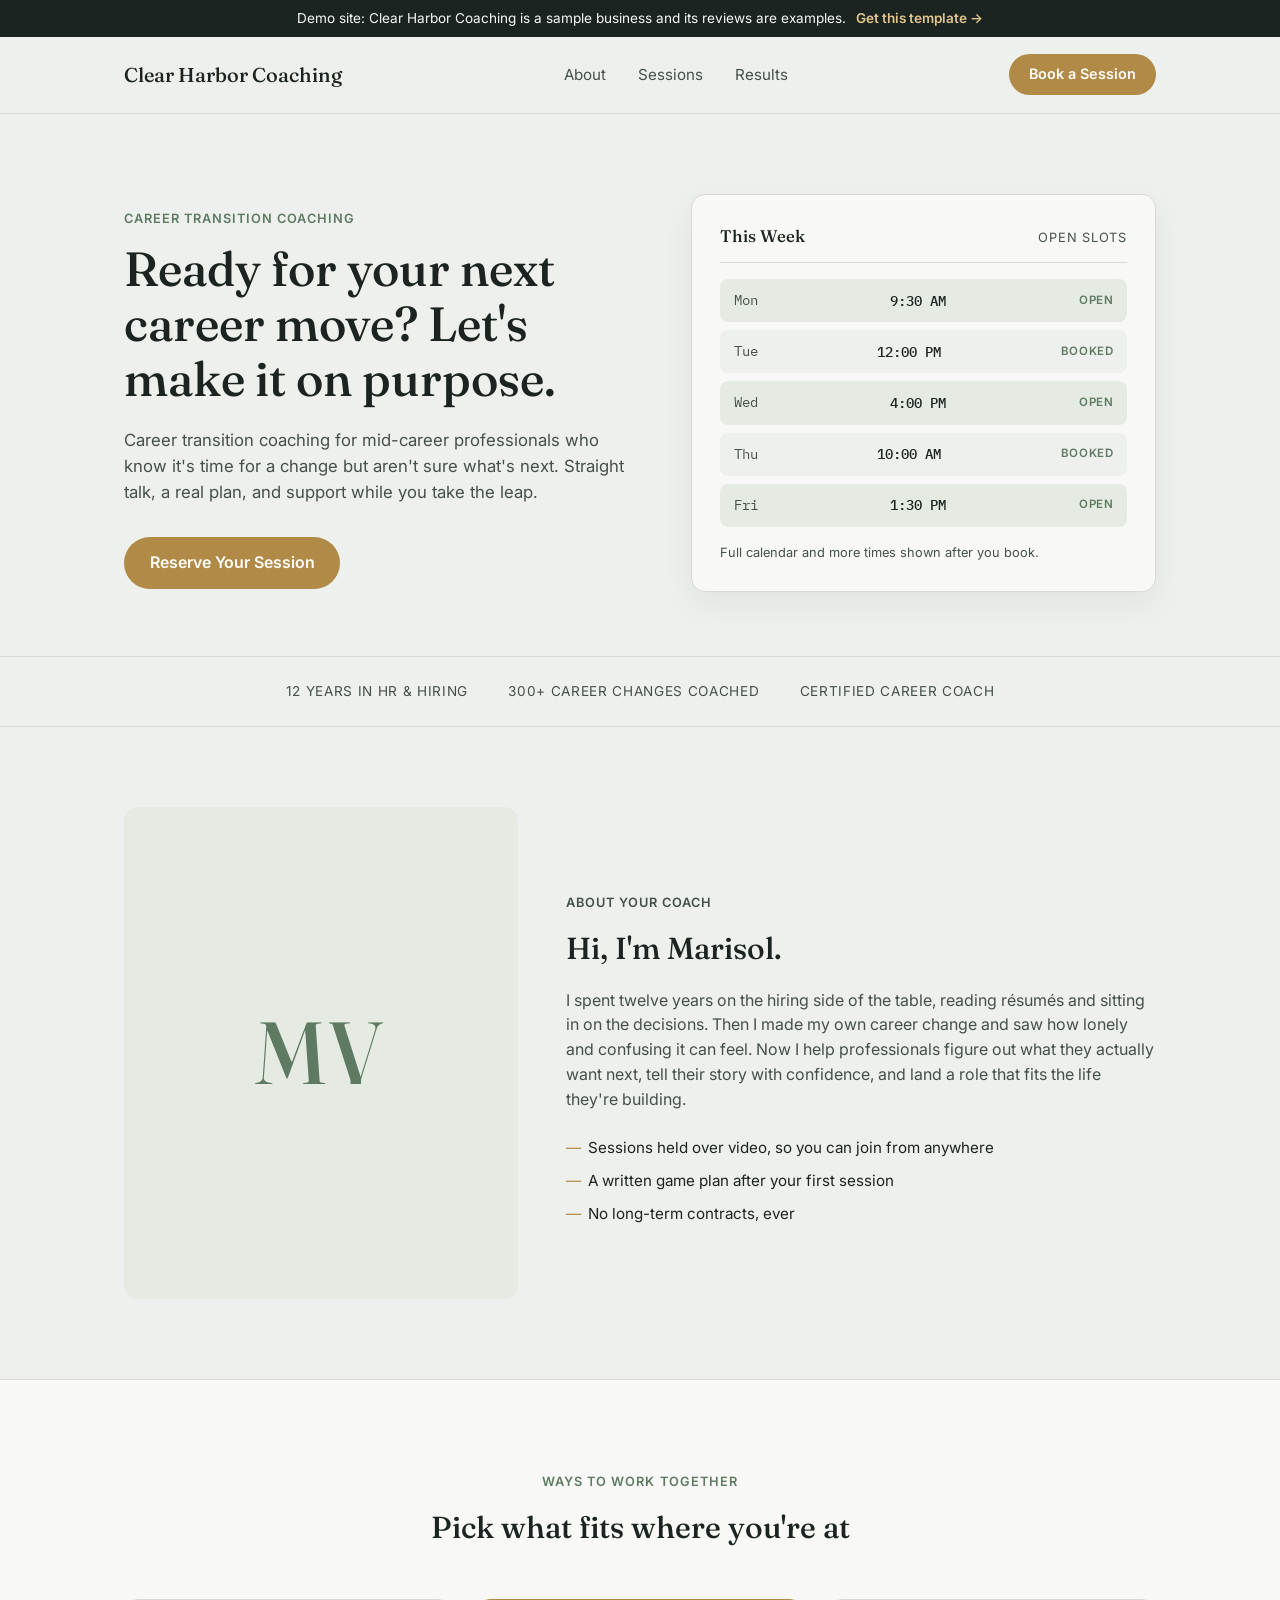
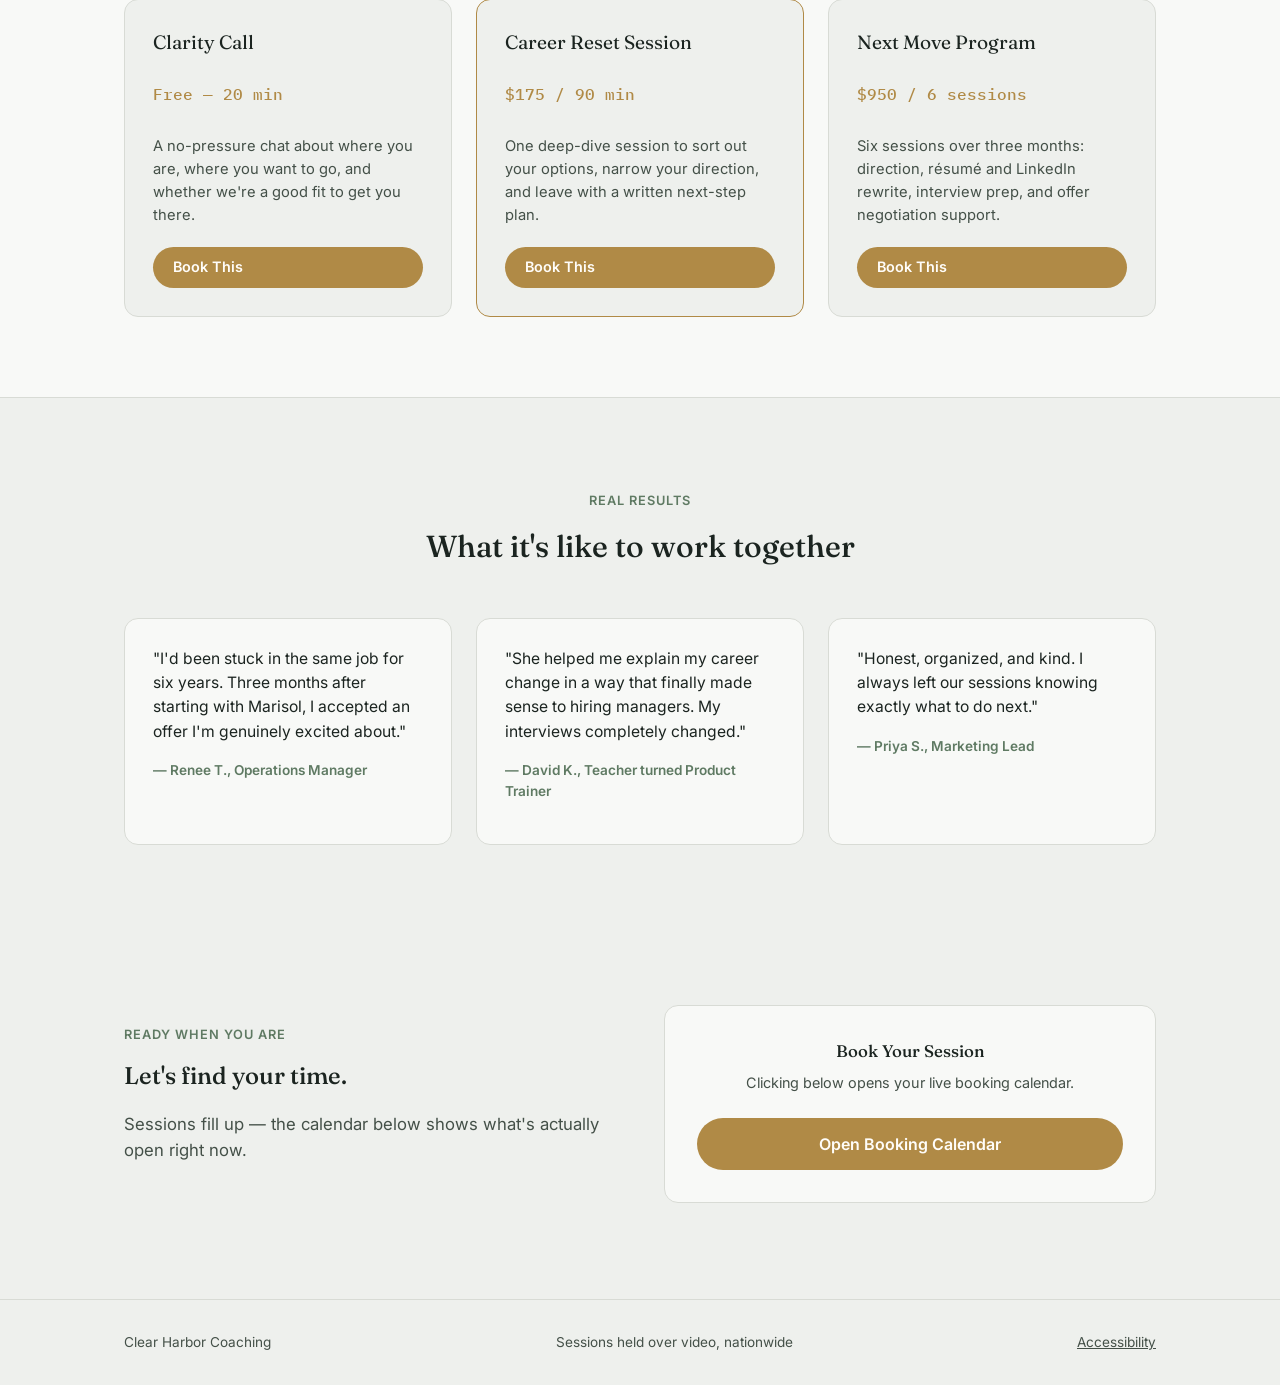
<file: index.html>
<!DOCTYPE html>
<html lang="en">
<head>
<meta charset="UTF-8">
<meta name="viewport" content="width=device-width, initial-scale=1.0">
<title>Clear Harbor Coaching — Career Transition Coaching</title>
<meta name="description" content="Career transition coaching for mid-career professionals. Book a free 20-minute clarity call with Marisol at Clear Harbor Coaching.">
<meta name="robots" content="noindex">
<link rel="preconnect" href="https://fonts.googleapis.com">
<link href="https://fonts.googleapis.com/css2?family=Fraunces:opsz,wght@9..144,400;9..144,500;9..144,600&family=Inter:wght@400;500;600&family=IBM+Plex+Mono:wght@400;500&display=swap" rel="stylesheet">
<link rel="stylesheet" href="style.css">
</head>
<body>

<div class="demo-bar">Demo site: Clear Harbor Coaching is a sample business and its reviews are examples. <a href="https://payhip.com/b/184kI">Get this template &rarr;</a></div>

<header class="site-header">
  <div class="wrap header-row">
    <span class="brand" id="brand-name">Clear Harbor Coaching</span>
    <nav class="nav">
      <a href="#about">About</a>
      <a href="#services">Sessions</a>
      <a href="#testimonials">Results</a>
    </nav>
    <a href="#booking" class="btn btn-brass btn-small">Book a Session</a>
  </div>
</header>

<main>

  <!-- HERO: The Session Ledger -->
  <section class="hero">
    <div class="wrap hero-grid">
      <div class="hero-copy">
        <p class="eyebrow">Career Transition Coaching</p>
        <h1>Your next breakthrough starts with one session.</h1>
        <p class="hero-sub" id="hero-subtext">I help driven people get unstuck and move forward with clarity — no fluff, just a plan that works.</p>
        <a href="#booking" class="btn btn-brass">Reserve Your Session</a>
      </div>

      <div class="ledger" aria-label="This week's available sessions">
        <div class="ledger-head">
          <span class="ledger-title">This Week</span>
          <span class="ledger-sub">Open Slots</span>
        </div>
        <div class="ledger-strip" id="ledger-strip">
          <!-- populated by app.js from CONFIG.availability -->
        </div>
        <p class="ledger-note">Full calendar and more times shown after you book.</p>
      </div>
    </div>
  </section>

  <!-- TRUST STRIP -->
  <section class="trust-strip">
    <div class="wrap trust-row" id="trust-row">
      <!-- populated by app.js from CONFIG.credentials -->
    </div>
  </section>

  <!-- ABOUT -->
  <section id="about" class="about">
    <div class="wrap about-grid">
      <div class="about-photo" id="about-photo">
        <span class="photo-monogram" aria-label="Marisol, Clear Harbor Coaching">MV</span>
      </div>
      <div class="about-copy">
        <p class="eyebrow">About Your Coach</p>
        <h2 id="about-heading">A little about how I work</h2>
        <p id="about-body">Replace this with your own story — what led you here, who you help, and why your approach gets results. Two or three honest sentences work better than a long bio.</p>
        <ul class="about-facts" id="about-facts">
          <!-- populated by app.js from CONFIG.aboutFacts -->
        </ul>
      </div>
    </div>
  </section>

  <!-- SERVICES -->
  <section id="services" class="services">
    <div class="wrap">
      <p class="eyebrow center">Ways to Work Together</p>
      <h2 class="center">Pick what fits where you're at</h2>
      <div class="service-grid" id="service-grid">
        <!-- populated by app.js from CONFIG.services -->
      </div>
    </div>
  </section>

  <!-- TESTIMONIALS -->
  <section id="testimonials" class="testimonials">
    <div class="wrap">
      <p class="eyebrow center">Real Results</p>
      <h2 class="center">What it's like to work together</h2>
      <div class="testimonial-grid" id="testimonial-grid">
        <!-- populated by app.js from CONFIG.testimonials -->
      </div>
    </div>
  </section>

  <!-- BOOKING -->
  <section id="booking" class="booking">
    <div class="wrap booking-grid">
      <div>
        <p class="eyebrow">Ready When You Are</p>
        <h2>Let's find your time.</h2>
        <p class="hero-sub">Sessions fill up — the calendar below shows what's actually open right now.</p>
      </div>
      <div class="booking-card">
        <p class="ledger-title">Book Your Session</p>
        <p class="booking-note">Clicking below opens your live booking calendar.</p>
        <!-- CLIENT ACTION REQUIRED: replace # with your Calendly / Cal.com / booking link -->
        <a href="#" id="booking-link" class="btn btn-brass btn-wide">Open Booking Calendar</a>
      </div>
    </div>
  </section>

</main>

<footer class="site-footer">
  <div class="wrap footer-row">
    <span id="footer-name">Clear Harbor Coaching</span>
    <span class="footer-muted">Sessions held over video, nationwide</span>
    <a class="footer-muted" href="accessibility.html">Accessibility</a>
  </div>
</footer>

<script src="app.js"></script>
</body>
</html>
</file>
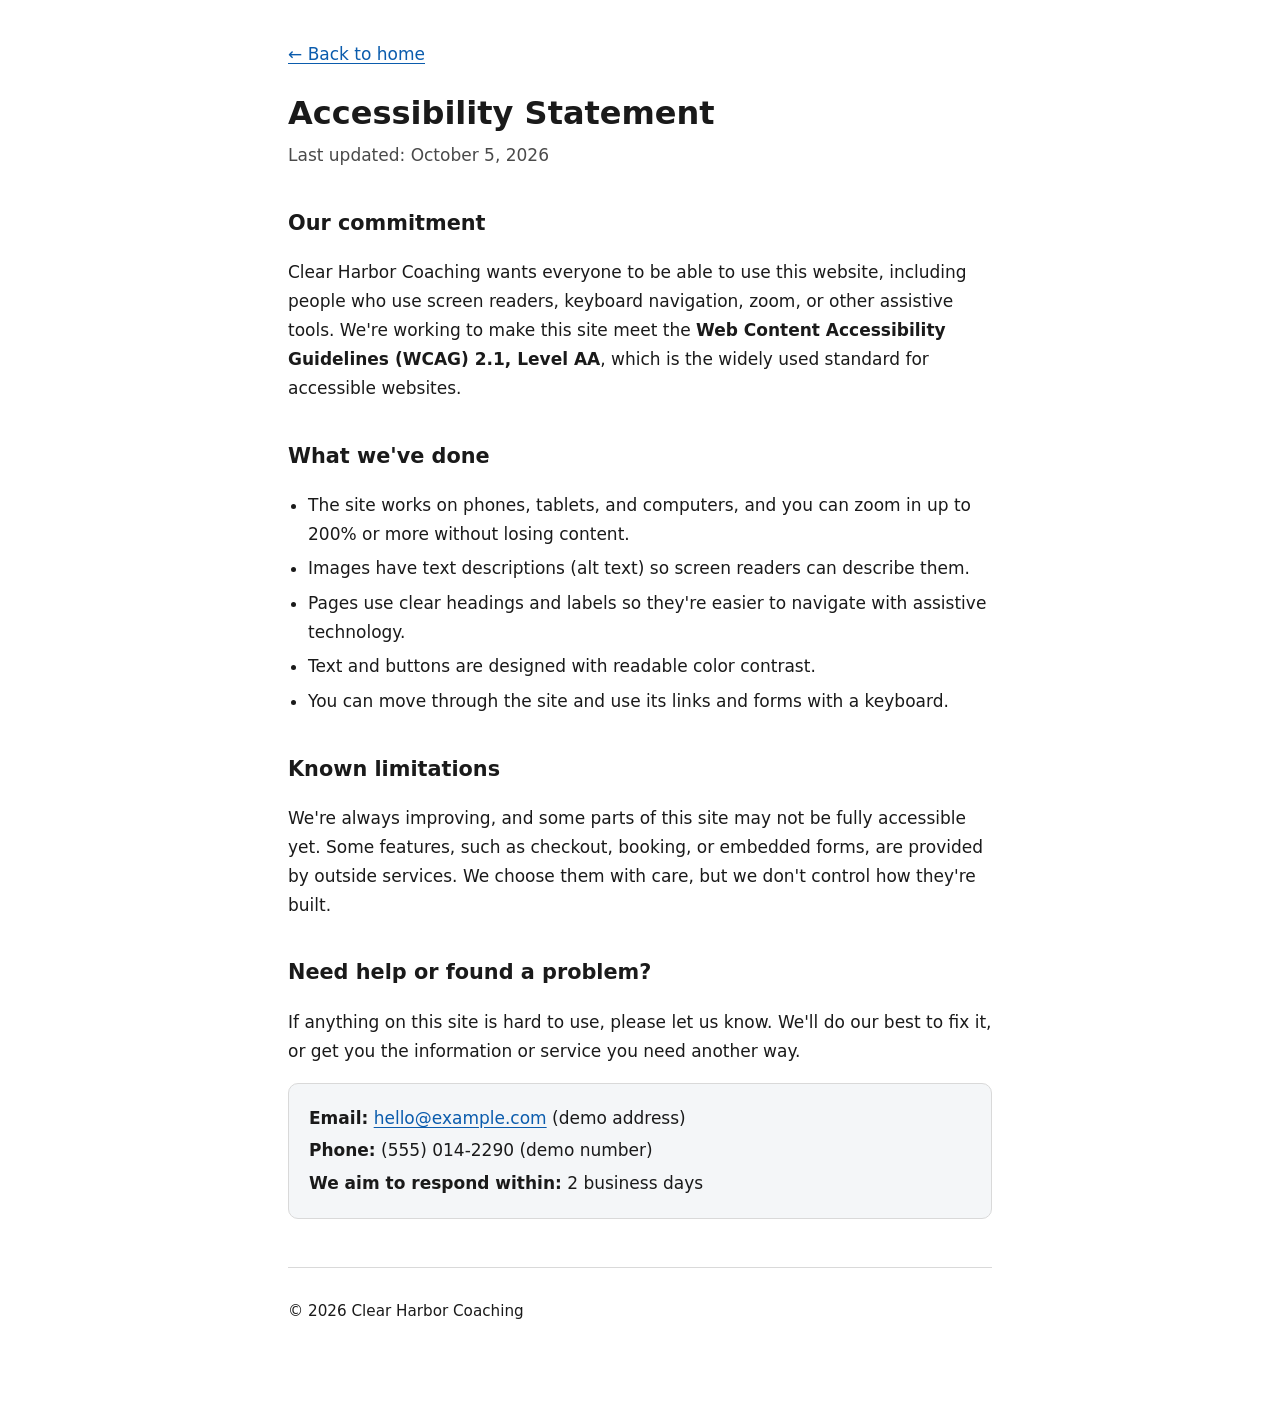
<file: accessibility.html>
<!DOCTYPE html>
<html lang="en">
<head>
  <meta name="robots" content="noindex">
  <meta charset="UTF-8">
  <meta name="viewport" content="width=device-width, initial-scale=1.0">
  <title>Accessibility Statement | Clear Harbor Coaching</title>
  <meta name="description" content="Accessibility statement for Clear Harbor Coaching: our commitment, what we've done, and how to reach us if anything on this site is hard to use.">
  <style>
    :root {
      --bg: #ffffff;
      --text: #1a1a1a;
      --muted: #4a4a4a;
      --accent: #0b5cad;
      --line: #d9d9d9;
      --box: #f4f6f8;
    }
    @media (prefers-color-scheme: dark) {
      :root {
        --bg: #121212;
        --text: #f2f2f2;
        --muted: #c8c8c8;
        --accent: #7cb8ff;
        --line: #3a3a3a;
        --box: #1e1e1e;
      }
    }
    * { box-sizing: border-box; }
    body {
      margin: 0;
      background: var(--bg);
      color: var(--text);
      font-family: system-ui, -apple-system, "Segoe UI", Roboto, Arial, sans-serif;
      font-size: 1.0625rem;
      line-height: 1.7;
    }
    .skip-link {
      position: absolute;
      left: -999px;
      top: 0;
      background: var(--accent);
      color: var(--bg);
      padding: 0.5rem 1rem;
      z-index: 10;
    }
    .skip-link:focus { left: 1rem; top: 1rem; }
    main {
      max-width: 46rem;
      margin: 0 auto;
      padding: 2.5rem 1rem 4rem;
    }
    h1 { font-size: 2rem; line-height: 1.25; margin: 0 0 0.5rem; }
    h2 { font-size: 1.3rem; margin: 2.25rem 0 0.5rem; }
    p, li { color: var(--text); }
    .updated { color: var(--muted); margin-top: 0; }
    ul { padding-left: 1.25rem; }
    li { margin-bottom: 0.35rem; }
    a { color: var(--accent); text-underline-offset: 3px; }
    a:focus-visible, .back:focus-visible {
      outline: 3px solid var(--accent);
      outline-offset: 3px;
    }
    .contact {
      background: var(--box);
      border: 1px solid var(--line);
      border-radius: 10px;
      padding: 1rem 1.25rem;
    }
    .contact p { margin: 0.25rem 0; }
    .back { display: inline-block; margin-bottom: 1.5rem; }
    footer {
      border-top: 1px solid var(--line);
      margin-top: 3rem;
      padding-top: 1rem;
      color: var(--muted);
      font-size: 0.95rem;
    }
  </style>
</head>
<body>
  <a class="skip-link" href="#content">Skip to main content</a>

  <main id="content">
    <a class="back" href="index.html">&larr; Back to home</a>

    <h1>Accessibility Statement</h1>
    <!-- EDIT ME: update this date whenever you review or change your site -->
    <p class="updated">Last updated: October 5, 2026</p>

    <h2>Our commitment</h2>
    <p>Clear Harbor Coaching wants everyone to be able to use this website, including people who use screen readers, keyboard navigation, zoom, or other assistive tools. We're working to make this site meet the <strong>Web Content Accessibility Guidelines (WCAG) 2.1, Level AA</strong>, which is the widely used standard for accessible websites.</p>

    <h2>What we've done</h2>
    <ul>
      <li>The site works on phones, tablets, and computers, and you can zoom in up to 200% or more without losing content.</li>
      <li>Images have text descriptions (alt text) so screen readers can describe them.</li>
      <li>Pages use clear headings and labels so they're easier to navigate with assistive technology.</li>
      <li>Text and buttons are designed with readable color contrast.</li>
      <li>You can move through the site and use its links and forms with a keyboard.</li>
    </ul>

    <h2>Known limitations</h2>
    <p>We're always improving, and some parts of this site may not be fully accessible yet. Some features, such as checkout, booking, or embedded forms, are provided by outside services. We choose them with care, but we don't control how they're built.</p>
    <!-- EDIT ME (optional): list anything you know isn't fully accessible yet, for example:
         "Some older product photos don't have detailed descriptions yet." -->

    <h2>Need help or found a problem?</h2>
    <p>If anything on this site is hard to use, please let us know. We'll do our best to fix it, or get you the information or service you need another way.</p>
    <div class="contact">
      <!-- EDIT ME: add your real contact details. Remove any line you don't use. -->
      <p><strong>Email:</strong> <a href="mailto:hello@example.com">hello@example.com</a> (demo address)</p>
      <p><strong>Phone:</strong> (555) 014-2290 (demo number)</p>
      <p><strong>We aim to respond within:</strong> 2 business days</p>
    </div>

    <footer>
      <p>&copy; 2026 Clear Harbor Coaching</p>
    </footer>
  </main>
</body>
</html>
</file>
<file: style.css>
/* =========================================================================
   COACH & CONSULTANT BOOKING TEMPLATE
   Palette: ink / paper / brass / sage — a "session ledger" aesthetic
   ========================================================================= */

:root {
    --ink: #1B2420;
    --ink-soft: #445048;
    --paper: #EEF0ED;
    --paper-raised: #F8F9F7;
    --brass: #B08A46;
    --brass-hover: #96702F;
    --sage: #5F7A63;
    --sage-soft: #E5EBE3;
    --line: #D8DBD5;
    --radius: 14px;
}

* { box-sizing: border-box; }

body {
    margin: 0;
    background: var(--paper);
    color: var(--ink);
    font-family: 'Inter', -apple-system, BlinkMacSystemFont, sans-serif;
    line-height: 1.55;
    -webkit-font-smoothing: antialiased;
}

h1, h2, .brand, .ledger-title {
    font-family: 'Fraunces', Georgia, serif;
    font-weight: 500;
    color: var(--ink);
    margin: 0;
}

.mono, .ledger-day, .ledger-time { font-family: 'IBM Plex Mono', monospace; }

.wrap {
    max-width: 1080px;
    margin: 0 auto;
    padding: 0 24px;
}

a { color: inherit; }

/* --- Header --- */
.site-header {
    position: sticky;
    top: 0;
    background: rgba(238, 240, 237, 0.92);
    backdrop-filter: blur(8px);
    border-bottom: 1px solid var(--line);
    z-index: 10;
}

.header-row {
    display: flex;
    align-items: center;
    justify-content: space-between;
    height: 76px;
}

.brand { font-size: 1.25rem; }

.nav { display: flex; gap: 2rem; }
.nav a {
    text-decoration: none;
    font-size: 0.95rem;
    color: var(--ink-soft);
    transition: color 0.2s ease;
}
.nav a:hover { color: var(--ink); }

/* --- Buttons --- */
.btn {
    display: inline-block;
    text-decoration: none;
    font-weight: 600;
    border-radius: 999px;
    padding: 0.85rem 1.6rem;
    transition: background-color 0.2s ease, transform 0.1s ease;
}
.btn-brass { background: var(--brass); color: #FFFDF9; }
.btn-brass:hover { background: var(--brass-hover); }
.btn-brass:active { transform: scale(0.98); }
.btn:focus-visible { outline: 2px solid var(--brass); outline-offset: 3px; }
.btn-small { padding: 0.6rem 1.25rem; font-size: 0.9rem; }
.btn-wide { display: block; text-align: center; width: 100%; }

/* --- Hero --- */
.hero { padding: 5rem 0 4rem; }
.hero-grid {
    display: grid;
    grid-template-columns: 1.1fr 1fr;
    gap: 3.5rem;
    align-items: center;
}
.eyebrow {
    text-transform: uppercase;
    letter-spacing: 0.08em;
    font-size: 0.8rem;
    font-weight: 600;
    color: var(--sage);
    margin-bottom: 0.75rem;
}
.eyebrow.center, h2.center { text-align: center; }
h1 { font-size: clamp(2.1rem, 4vw, 3rem); line-height: 1.15; margin-bottom: 1.25rem; }
.hero-sub { color: var(--ink-soft); font-size: 1.05rem; margin-bottom: 2rem; max-width: 46ch; }

/* Signature element: the ledger */
.ledger {
    background: var(--paper-raised);
    border: 1px solid var(--line);
    border-radius: var(--radius);
    padding: 1.75rem;
    box-shadow: 0 12px 32px rgba(27, 36, 32, 0.06);
}
.ledger-head {
    display: flex;
    justify-content: space-between;
    align-items: baseline;
    border-bottom: 1px solid var(--line);
    padding-bottom: 0.85rem;
    margin-bottom: 1rem;
}
.ledger-title { font-size: 1.05rem; }
.ledger-sub { font-size: 0.8rem; color: var(--ink-soft); text-transform: uppercase; letter-spacing: 0.06em; }
.ledger-strip { display: flex; flex-direction: column; gap: 0.5rem; }
.ledger-row {
    display: flex;
    justify-content: space-between;
    align-items: center;
    padding: 0.65rem 0.85rem;
    border-radius: 8px;
    background: var(--paper);
}
.ledger-row.is-open { background: var(--sage-soft); }
.ledger-day { font-size: 0.85rem; color: var(--ink-soft); }
.ledger-time { font-size: 0.9rem; font-weight: 500; }
.ledger-status {
    font-size: 0.72rem;
    text-transform: uppercase;
    letter-spacing: 0.05em;
    font-weight: 600;
    color: var(--sage);
}
.ledger-note { font-size: 0.8rem; color: var(--ink-soft); margin: 1rem 0 0; }

/* --- Trust strip --- */
.trust-strip { border-top: 1px solid var(--line); border-bottom: 1px solid var(--line); padding: 1.5rem 0; }
.trust-row {
    display: flex;
    flex-wrap: wrap;
    justify-content: center;
    gap: 2.5rem;
    color: var(--ink-soft);
    font-size: 0.85rem;
    text-transform: uppercase;
    letter-spacing: 0.05em;
}

/* --- About --- */
.about { padding: 5rem 0; }
.about-grid { display: grid; grid-template-columns: 0.8fr 1.2fr; gap: 3rem; align-items: center; }
.about-photo {
    aspect-ratio: 4 / 5;
    background: var(--sage-soft);
    border-radius: var(--radius);
    display: flex;
    align-items: center;
    justify-content: center;
    overflow: hidden;
}
.about-photo.has-photo { background: var(--paper-raised); }
.about-photo img {
    width: 100%;
    height: 100%;
    object-fit: cover;
    display: block;
}
.photo-label { color: var(--sage); font-size: 0.85rem; text-transform: uppercase; letter-spacing: 0.05em; }
.about-copy h2 { margin-bottom: 1rem; font-size: 1.9rem; }
.about-copy p { color: var(--ink-soft); }
.about-facts { list-style: none; padding: 0; margin: 1.5rem 0 0; display: flex; flex-direction: column; gap: 0.6rem; }
.about-facts li {
    padding-left: 1.4rem;
    position: relative;
    font-size: 0.95rem;
}
.about-facts li::before {
    content: '—';
    position: absolute;
    left: 0;
    color: var(--brass);
}

/* --- Services --- */
.services { padding: 5rem 0; background: var(--paper-raised); border-top: 1px solid var(--line); border-bottom: 1px solid var(--line); }
.services h2 { margin: 0.5rem 0 3rem; font-size: 1.9rem; }
.service-grid { display: grid; grid-template-columns: repeat(3, 1fr); gap: 1.5rem; }
.service-card {
    background: var(--paper);
    border: 1px solid var(--line);
    border-radius: var(--radius);
    padding: 1.75rem;
    display: flex;
    flex-direction: column;
}
.service-card.is-featured { border-color: var(--brass); }
.service-name { font-family: 'Fraunces', serif; font-size: 1.2rem; margin: 0 0 0.5rem; }
.service-price { font-family: 'IBM Plex Mono', monospace; color: var(--brass); font-weight: 500; margin-bottom: 0.85rem; }
.service-desc { color: var(--ink-soft); font-size: 0.92rem; flex-grow: 1; margin-bottom: 1.25rem; }

/* --- Testimonials --- */
.testimonials { padding: 5rem 0; }
.testimonials h2 { margin: 0.5rem 0 3rem; font-size: 1.9rem; }
.testimonial-grid { display: grid; grid-template-columns: repeat(3, 1fr); gap: 1.5rem; }
.testimonial-card {
    background: var(--paper-raised);
    border: 1px solid var(--line);
    border-radius: var(--radius);
    padding: 1.75rem;
}
.testimonial-quote { font-size: 0.98rem; margin: 0 0 1rem; }
.testimonial-name { font-size: 0.85rem; color: var(--sage); font-weight: 600; }

/* --- Booking --- */
.booking { padding: 5rem 0 6rem; }
.booking-grid { display: grid; grid-template-columns: 1fr 1fr; gap: 3rem; align-items: center; }
.booking-card {
    background: var(--paper-raised);
    border: 1px solid var(--line);
    border-radius: var(--radius);
    padding: 2rem;
    text-align: center;
}
.booking-note { color: var(--ink-soft); font-size: 0.9rem; margin: 0.5rem 0 1.5rem; }

/* --- Footer --- */
.site-footer { border-top: 1px solid var(--line); padding: 2rem 0; }
.footer-row { display: flex; justify-content: space-between; font-size: 0.85rem; color: var(--ink-soft); }
.footer-muted { color: var(--ink-soft); }

/* --- Scroll reveal --- */
.reveal { opacity: 0; transform: translateY(14px); transition: opacity 0.6s ease, transform 0.6s ease; }
.reveal.is-visible { opacity: 1; transform: none; }
@media (prefers-reduced-motion: reduce) {
    .reveal { opacity: 1; transform: none; transition: none; }
}

/* --- Responsive --- */
@media (max-width: 860px) {
    .hero-grid, .about-grid, .booking-grid { grid-template-columns: 1fr; }
    .about-photo { max-width: 320px; }
    .service-grid, .testimonial-grid { grid-template-columns: 1fr; }
    .nav { display: none; }
}

/* ---- Demo-only additions ---- */
.photo-monogram {
    font-family: 'Fraunces', Georgia, serif;
    font-size: clamp(3.5rem, 9vw, 5.5rem);
    font-weight: 500;
    color: var(--sage);
    letter-spacing: 0.04em;
}
.demo-bar {
    background: var(--ink);
    color: var(--paper-raised);
    font-size: 0.85rem;
    text-align: center;
    padding: 0.55rem 1rem;
    line-height: 1.4;
}
.demo-bar a { color: #E2C68F; font-weight: 600; text-decoration: none; margin-left: 0.35rem; white-space: nowrap; }
.demo-bar a:hover { text-decoration: underline; }
</file>
